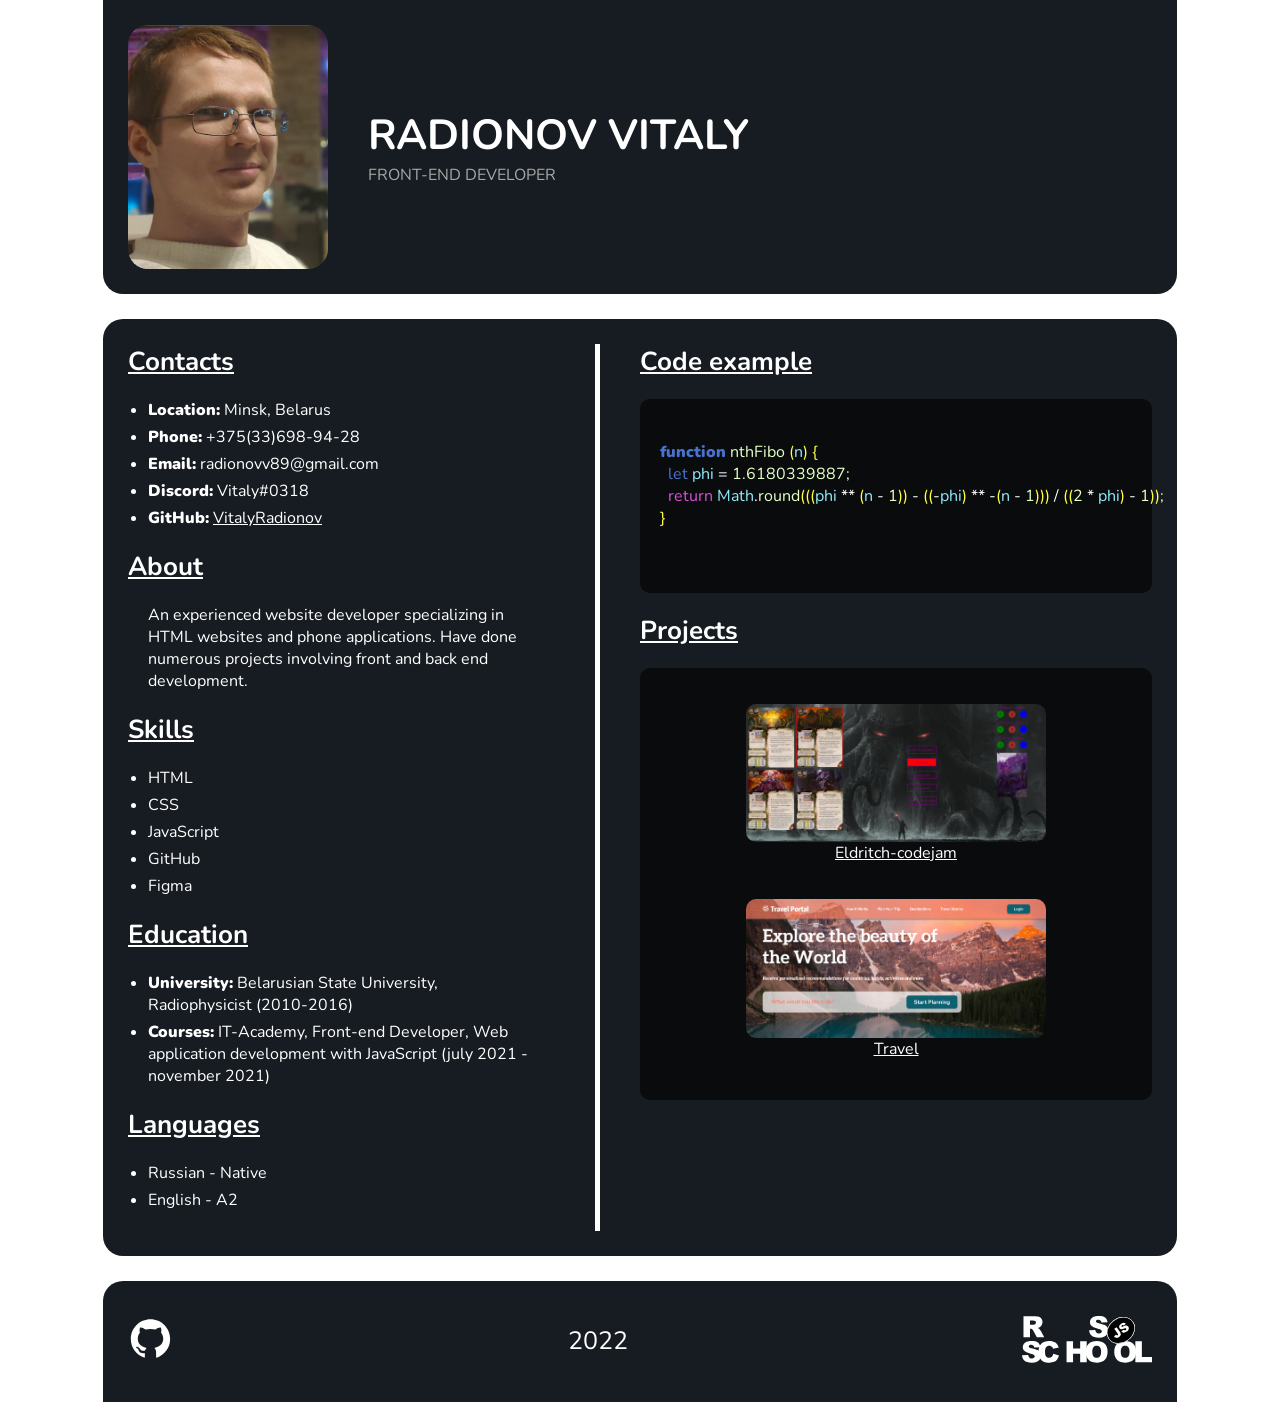
<file: index.html>
<!DOCTYPE html>
<html lang="en">

<head>
  <meta charset="UTF-8">
  <meta http-equiv="X-UA-Compatible" content="IE=edge">
  <meta name="viewport" content="width=device-width, initial-scale=1.0">
  <link rel="preconnect" href="https://fonts.googleapis.com">
  <link rel="preconnect" href="https://fonts.gstatic.com" crossorigin>
  <link href="https://fonts.googleapis.com/css2?family=Nunito:wght@400;700&display=swap" rel="stylesheet">
  <link rel=" stylesheet" href="css/style.css">
  <title>CV</title>
</head>

<body>
  <header class="header">
    <figure class="foto">
      <img src="img/me.png" alt="Radionov_Vitaly">
    </figure>
    <div class="info">
      <h1 class="name">Radionov Vitaly</h1>
      <div class="position">Front-End Developer</div>
    </div>
  </header>
  <main>
    <section class="personal">
      <div class="contacts">
        <h2>Contacts</h2>
        <ul>
          <li><span class="font-bold">Location:</span> Minsk, Belarus</li>
          <li><span class="font-bold">Phone:</span> +375(33)698-94-28</li>
          <li><span class="font-bold">Email:</span> radionovv89@gmail.com</li>
          <li><span class="font-bold">Discord:</span> Vitaly#0318</li>
          <li><span class="font-bold">GitHub:</span> <a href="https://github.com/VitalyRadionov/"
              target="_blank">VitalyRadionov</a>
          </li>
        </ul>
      </div>
      <div class="about">
        <h2>About</h2>
        <p>An experienced website developer specializing in HTML websites and phone applications.
          Have done numerous projects involving front and back end development.</p>
      </div>
      <div class="skills">
        <h2>Skills</h2>
        <ul>
          <li>HTML</li>
          <li>CSS</li>
          <li>JavaScript</li>
          <li>GitHub</li>
          <li>Figma</li>
        </ul>
      </div>
      <div class="education">
        <h2>Education</h2>
        <ul>
          <li>
            <span class="font-bold">University:</span>
            Belarusian State University, Radiophysicist (2010-2016)
          </li>
          <li>
            <span class="font-bold">Courses:</span>
            IT-Academy, Front-end Developer, Web application development with JavaScript (july 2021 - november 2021)
          </li>
        </ul>
      </div>
      <div class="languages">
        <h2>Languages</h2>
        <ul>
          <li>Russian - Native</li>
          <li>English - A2</li>
        </ul>
      </div>
    </section>
    <section class="experience">
      <div class="code-example">
        <h2>Code example</h2>
        <pre>
          <code>
<span class="declaration font-bold">function</span> nthFibo <span class="grouping-operator">(</span><span class="variable">n</span><span class="grouping-operator">)</span> <span class="grouping-operator">{</span>
  <span class="declaration">let</span> <span class="variable">phi</span> <span class="operator">=</span> 1.6180339887;
  <span class="statement">return</span> <span class="variable">Math</span><span class="operator">.</span>round<span class="grouping-operator">(((</span><span class="variable">phi</span> <span class="operator">**</span> <span class="grouping-operator">(</span><span class="variable">n</span> <span class="operator">-</span> 1<span class="grouping-operator">))</span> <span class="operator">-</span> <span class="grouping-operator">((</span><span class="operator">-</span><span class="variable">phi</span><span class="grouping-operator">)</span> <span class="operator">**</span> <span class="operator">-</span><span class="grouping-operator">(</span><span class="variable">n</span> <span class="operator">-</span> 1<span class="grouping-operator">)))</span> <span class="operator">/</span> <span class="grouping-operator">((</span>2 <span class="operator">*</span> <span class="variable">phi</span><span class="grouping-operator">)</span> <span class="operator">-</span> 1<span class="grouping-operator">))</span>;
<span class="grouping-operator">}</span>
                  </code>
        </pre>
      </div>
      <div class="my-projects">
        <h2>Projects</h2>
        <div class="projects__list">
          <a href="https://vitalyradionov.github.io/eldritch-codejam/" target="_blank">
            <figure class="project">
              <img src="img/Eldritch_codejam.png" alt="Eldritch_codejam.png">
              <figcaption>Eldritch-codejam</figcaption>
            </figure>
          </a>
          <a href="https://vitalyradionov.github.io/travel/" target="_blank">
            <figure class="project">
              <img src="img/Travel.png" alt="Travel.png">
              <figcaption>Travel</figcaption>
            </figure>
          </a>
        </div>
      </div>
    </section>
  </main>
  <footer>
    <a class="link-github" href="https://github.com/VitalyRadionov" target="_blank">
      <img src="img/github_svgrepo_com.svg" alt="github_svgrepo_com.svg">
    </a>
    <div class="year">2022</div>
    <a class="link-rsschool" href="https://rs.school/js/" target="_blank">
      <img src="img/rs_school_js.svg" alt="rs_school_js.svg">
    </a>
  </footer>
</body>

</html>
</file>
<file: css/style.css>
* {
  margin: 0;
  padding: 0;
  font-family: 'Nunito', sans-serif;
}

body {
  display: flex;
  flex-direction: column;
  align-items: center;
  color: white;
}

.header,
main,
footer {
  padding: 25px;
  width: 80%;
  display: flex;
  flex-direction: row;
  background-color: rgb(23, 28, 34);
}

.header {
  margin-bottom: 25px;
  border-radius: 0px 0px 20px 20px;
}

a {
  text-decoration: underline;
  color: white;
}

.info {
  margin-left: 40px;
  display: flex;
  flex-direction: column;
  justify-content: center;

  text-transform: uppercase;
}

.name {
  font-weight: bold;
  font-size: 42px;
}

.position {
  color: rgb(167, 167, 167);
}

.foto {
  width: 200px;
  display: flex;
  flex-direction: row;
  align-items: center;
}

.foto img {
  width: 100%;
  border-radius: 20px;
}

main {
  margin-bottom: 25px;
  border-radius: 20px;
}

.personal {
  padding-right: 40px;
  width: 50%;
  border-right: 5px solid rgb(255, 255, 255);
}

h2 {
  font-size: 26px;
  font-weight: bold;
  text-decoration: underline;
}

ul,
p {
  margin: 20px;
}

li {
  margin: 5px 0;
}

.font-bold {
  font-weight: 900;
}

.experience {
  padding-left: 40px;
  width: 50%;
}

pre {
  padding: 20px;
  margin: 20px 0;
  border-radius: 10px;
  background-color: rgb(9, 11, 13);
  color: rgb(230, 255, 198);
}

code {
  margin: 0;
}

code .declaration {
  color: rgb(72, 115, 207);
}

code .operator {
  color: white;
}

code .statement {
  color: rgb(218, 79, 218);
}

code .grouping-operator {
  color: rgb(255, 255, 68);
}

code .variable {
  color: rgb(145, 238, 255);
}

.projects__list {
  margin-top: 20px;
  padding: 20px;
  display: flex;
  flex-direction: column;
  align-items: center;

  border-radius: 10px;
  background-color: rgb(9, 11, 13);
}

.project {
  width: 300px;
  height: 156px;

  margin: 20px;

  display: flex;
  flex-direction: column;
  align-items: center;
  justify-content: flex-end;

  border-radius: 10px;
}

.project img {
  width: 100%;
  border-radius: 10px;
}

footer {
  display: flex;
  flex-direction: row;
  justify-content: space-between;
  align-items: center;
  border-radius: 20px 20px 0px 0px;
}

.link-github img {
  width: 45px;
  height: 45px;
}

.year {
  font-size: 25px;
}

.link-rsschool img {
  width: 130px;
  height: 65px;
}
</file>
